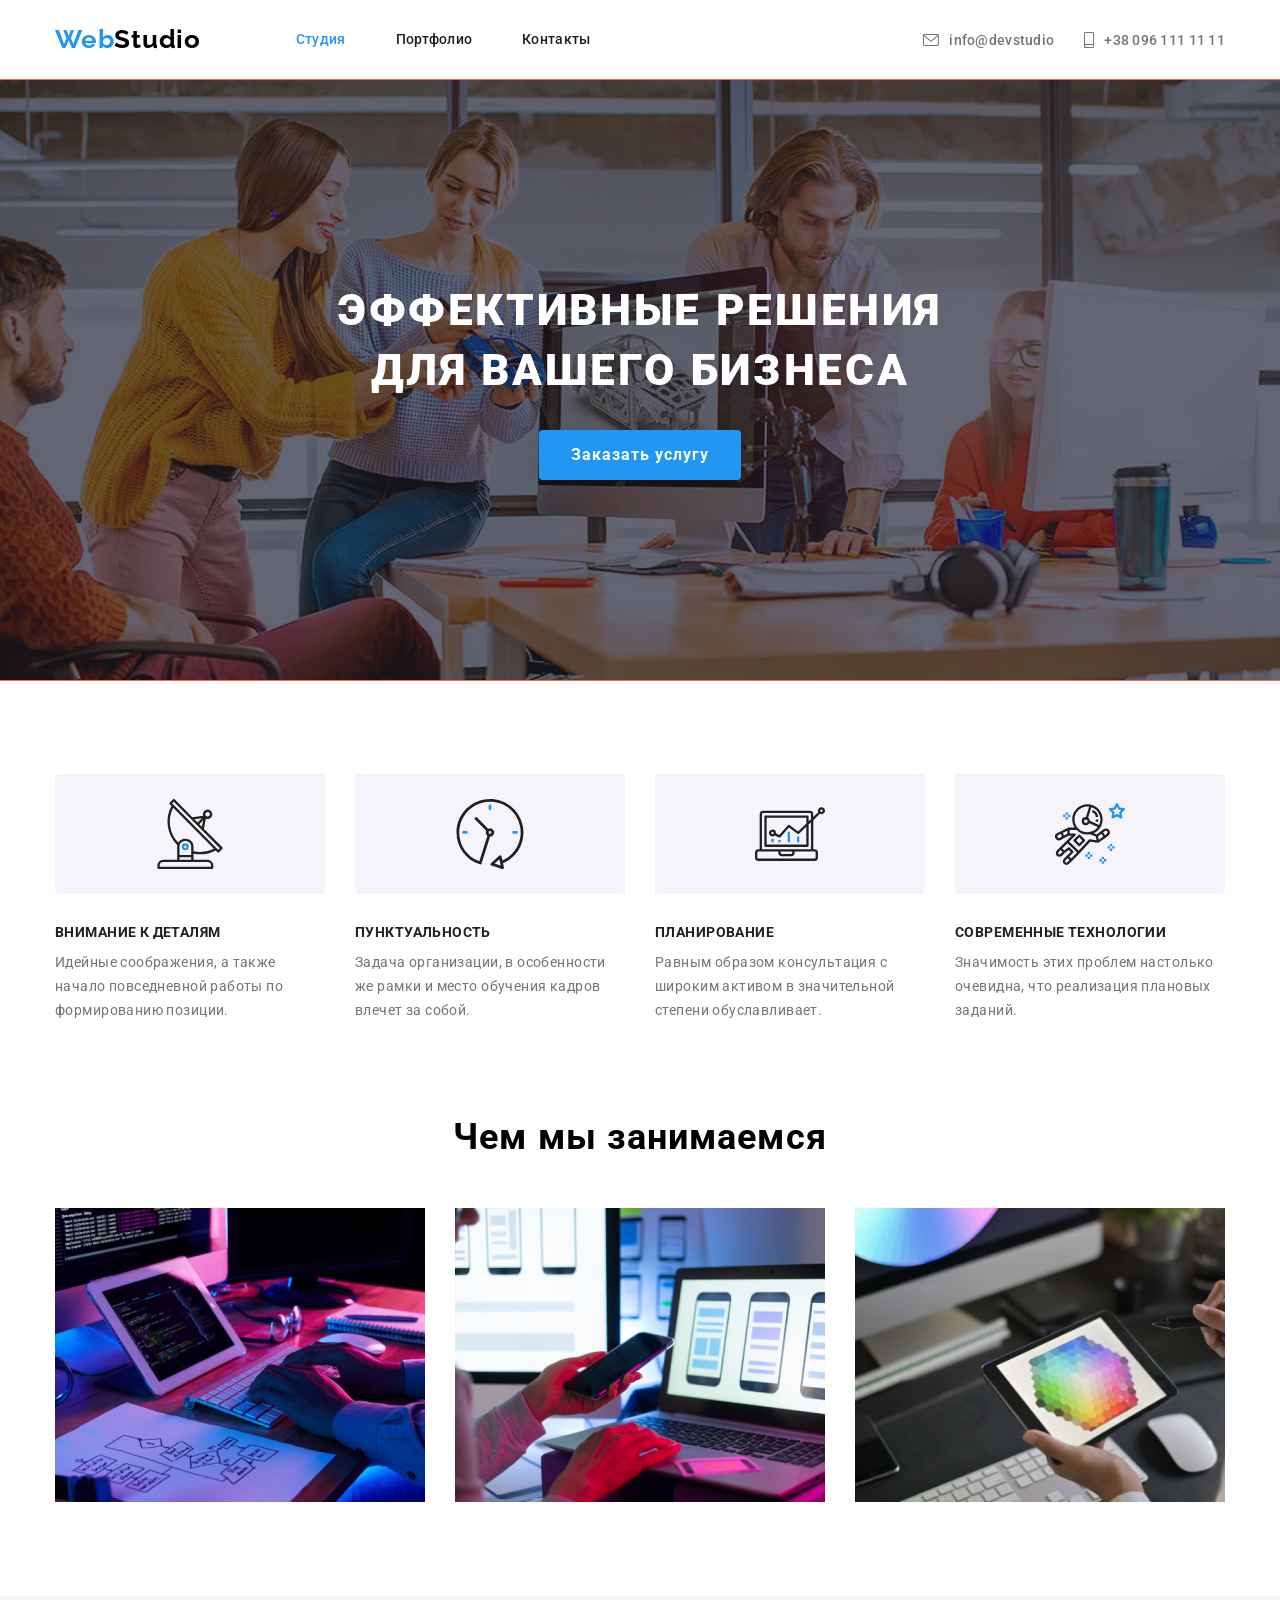
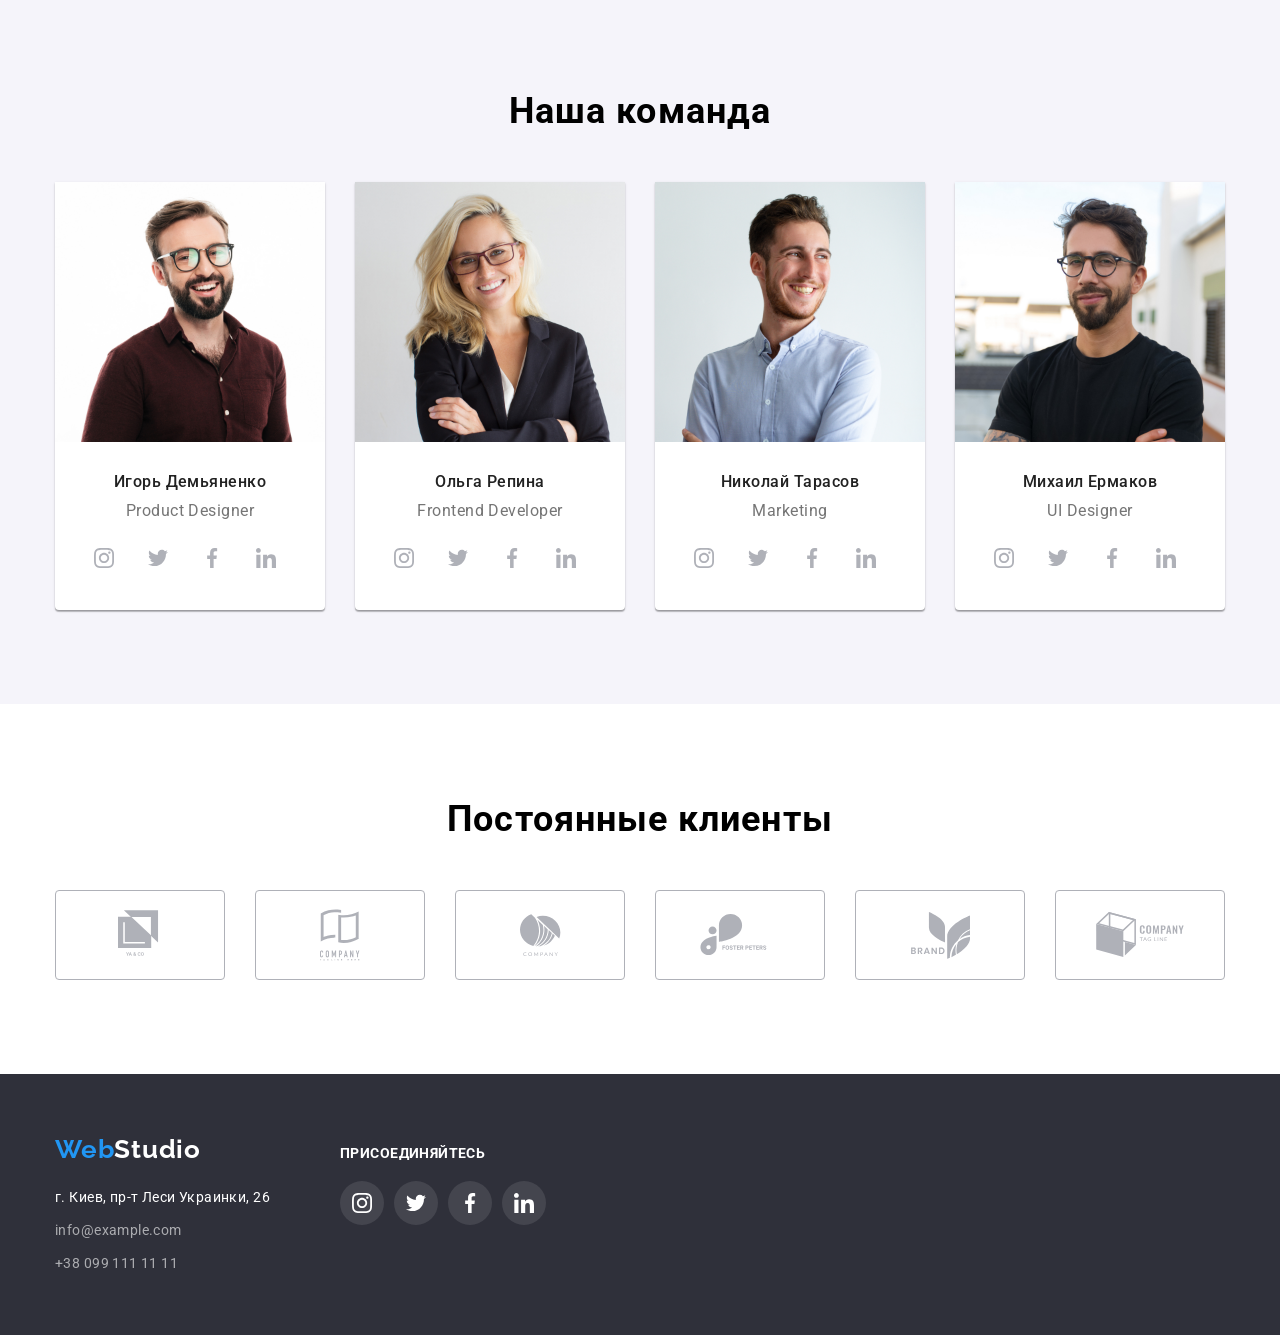
<file: index.html>
<!DOCTYPE html>
<html lang="ru">
<head>
    <meta charset="UTF-8">
    <meta name="viewport" content="width=device-width, initial-scale=1.0">
    <title>goit-markup-hw-04</title>
    <link rel="stylesheet" href="./css/modern-normalize.css">
    <link rel="preconnect" href="https://fonts.gstatic.com">
    <link href="https://fonts.googleapis.com/css2?family=Raleway:wght@700&family=Roboto:wght@400;500;700;900&display=swap" rel="stylesheet">
    <link rel="stylesheet" href="./css/styles.css" />
    <link rel="stylesheet" href="./css/variables.css">    
</head>
<body>
    <header class="page-header">
        <div class="container">
            
            <nav class="header-nav">
                <a href="./index.html" class="logo"><span class="web-color">Web</span>Studio</a>
                <ul class="header-links">                    
                    <li><a href="./index.html" class="header-link"> <span class="active-pg-name-color">Студия</span></a></li>                    
                    <li><a href="./portfolio.html" class="header-link">Портфолио</a>
                    </li>                    
                    <li><a href="" class="header-link">Контакты</a></li>
                </ul>

                <ul class="contacts-list">                 
                <li class="item">
                    <a href="mailto:info@devstudio.com" class="link">
                        <svg class="icon" width=16px height=12px>
                        <use href="./images/icons.svg#envelope" width=16px height=12px> 
                        </use> 
                        </svg>info@devstudio
                    </a>
                </li>

                <li class="item">
                    <a href="tel:+380961111111" class="link">
                        <svg class="icon" width=10px height=16px>
                        <use href="./images/icons.svg#smartphone" width=10px height=16px>
                        </use>                        
                        </svg>+38 096 111 11 11
                    </a>
                </li>
                </ul>
            </nav>                       
        </div>
    </header>
    <main>
        <section class="hero">            
                <div class="overlay">
                    <h1 class="h1-title">Эффективные решения <br> для вашего бизнеса</h1>
                    <button class="hero-button">Заказать услугу</button>
                </div>     
        </section>
        
        <section class="features-list">
            <div class="container">
                <h2 style="position: absolute; visibility: hidden;">Основные черты (характеристики)</h2>
                <!-- В окончательном варианте данную строку скрыть от просмотра! -->
                <ul class="features">
                    <li class="feature antenna">
                        <h3>Внимание к деталям</h3>
                        <p>Идейные соображения, а также начало повседневной работы по формированию позиции.</p>
                    </li>
                    <li class="feature clock">
                        <h3>Пунктуальность</h3>
                        <p>Задача организации, в особенности же рамки и место обучения кадров влечет за собой.</p>
                    </li>
                    <li class="feature diagram">
                        <h3>Планирование</h3>
                        <p>Равным образом консультация с широким активом в значительной степени обуславливает.</p>
                    </li>
                    <li class="feature astronaut">
                        <h3>Современные технологии</h3>
                        <p>Значимость этих проблем настолько очевидна, что реализация плановых заданий.</p>
                    </li>
                </ul>
            </div>
        </section>
        <section class="section">
            <div class="container">
                <h2>Чем мы занимаемся</h2>
                <ul class="photos">
                    <li class="item">
                        <img src="./images/box1.jpg" alt="Пишет код">
                    </li>
                    <li class="item">
                        <img src="./images/box2.jpg" alt="Ноутбук">
                    </li>
                    <li class="item">
                        <img src="./images/box3.jpg" alt="Работа с цветом">
                    </li>
                </ul>
            </div>            
        </section>
        <Section class="command">
            <div class="container">
                <h2>Наша команда</h2>
                <ul class="command-persons">
                    <li class="person">
                        <article class="card">
                            <div class="card-thumb">
                                <img src="./images/dem.jpg" width="270px" alt="Игорь Демьяненко">
                            </div>
                        </article>
                        <h3>Игорь Демьяненко</h3>
                        <p>Product Designer</p>
                        <ul class="social-icons-list">
                            <li class="list">
                                <a href="#" class="social-links">
                                    <svg class="social-icon" width=20px height=20px> 
                                        <use href="./images/icons.svg#instagram">
                                        </use>
                                    </svg>
                                </a>
                            </li>
                            
                            <li class="list">
                                <a href="#" class="social-links">
                                    <svg class="social-icon" width=20px height=20px>
                                        <use href="./images/icons.svg#twitter">
                                        </use>
                                    </svg>
                                </a>
                            </li>

                            <li class="list">
                                <a href="#" class="social-links">
                                    <svg class="social-icon" width=20px height=20px>
                                        <use href="./images/icons.svg#facebook">
                                        </use>
                                    </svg>
                                </a>
                            </li>

                            <li class="list">
                                <a href="#" class="social-links">
                                    <svg class="social-icon" width=20px height=20px>
                                        <use href="./images/icons.svg#linkedin">
                                        </use>
                                    </svg>
                                </a>
                            </li>
                        </ul>
                    </li>
                    
                    <li class="person">                        
                        <article class="card">
                            <div class="card-thumb">
                                <img src="./images/rep.jpg" width="270px" alt="Ольга Репина">
                            </div>
                        </article>                        
                        <h3>Ольга Репина</h3>
                        <p>Frontend Developer</p>
                        <ul class="social-icons-list">
                            <li class="list">
                                <a href="#" class="social-links">
                                    <svg class="social-icon" width=20px height=20px>
                                        <use href="./images/icons.svg#instagram">
                                        </use>
                                    </svg>
                                </a>
                            </li>
                        
                            <li class="list">
                                <a href="#" class="social-links">
                                    <svg class="social-icon" width=20px height=20px>
                                        <use href="./images/icons.svg#twitter">
                                        </use>
                                    </svg>
                                </a>
                            </li>
                        
                            <li class="list">
                                <a href="#" class="social-links">
                                    <svg class="social-icon" width=20px height=20px>
                                        <use href="./images/icons.svg#facebook">
                                        </use>
                                    </svg>
                                </a>
                            </li>
                        
                            <li class="list">
                                <a href="#" class="social-links">
                                    <svg class="social-icon" width=20px height=20px>
                                        <use href="./images/icons.svg#linkedin">
                                        </use>
                                    </svg>
                                </a>
                            </li>
                        </ul>
                        </li>
                   
                    <li class="person">                        
                        <article class="card">
                            <div class="card-thumb">
                                <img src="./images/tar.jpg" width="270px" alt="Николай Тарасов">
                            </div>
                        </article>
                        <h3>Николай Тарасов</h3>
                        <p>Marketing</p>
                        <ul class="social-icons-list">
                            <li class="list">
                                <a href="#" class="social-links">
                                    <svg class="social-icon" width=20px height=20px>
                                        <use href="./images/icons.svg#instagram">
                                        </use>
                                    </svg>
                                </a>
                            </li>
                        
                            <li class="list">
                                <a href="#" class="social-links">
                                    <svg class="social-icon" width=20px height=20px>
                                        <use href="./images/icons.svg#twitter">
                                        </use>
                                    </svg>
                                </a>
                            </li>
                        
                            <li class="list">
                                <a href="#" class="social-links">
                                    <svg class="social-icon" width=20px height=20px>
                                        <use href="./images/icons.svg#facebook">
                                        </use>
                                    </svg>
                                </a>
                            </li>
                        
                            <li class="list">
                                <a href="#" class="social-links">
                                    <svg class="social-icon" width=20px height=20px>
                                        <use href="./images/icons.svg#linkedin">
                                        </use>
                                    </svg>
                                </a>
                            </li>
                        </ul>
                        </li>
                    <li class="person">
                        <article class="card">
                            <div class="card-thumb">
                                <img src="./images/yerm.jpg" width="270px" alt="Михаил Ермаков">
                            </div>
                        </article>
                        <h3>Михаил Ермаков</h3>
                        <p>UI Designer</p>
                <ul class="social-icons-list">
                    <li class="list">
                        <a href="#" class="social-links">
                            <svg class="social-icon" width=20px height=20px>
                                <use href="./images/icons.svg#instagram">
                                </use>
                            </svg>
                        </a>
                    </li>
                
                    <li class="list">
                        <a href="#" class="social-links">
                            <svg class="social-icon" width=20px height=20px>
                                <use href="./images/icons.svg#twitter">
                                </use>
                            </svg>
                        </a>
                    </li>
                
                    <li class="list">
                        <a href="#" class="social-links">
                            <svg class="social-icon" width=20px height=20px>
                                <use href="./images/icons.svg#facebook">
                                </use>
                            </svg>
                        </a>
                    </li>
                
                    <li class="list">
                        <a href="#" class="social-links">
                            <svg class="social-icon" width=20px height=20px>
                                <use href="./images/icons.svg#linkedin">
                                </use>
                            </svg>
                        </a>
                    </li>
                </ul>
                </li>
                </ul>
            </div>
        </Section>

        <section class="clients">
            <div class="container">
                <h2>Постоянные клиенты</h2> 
                
                <ul class="clients-logos">
                    <li>
                        <a  href="#" class="clients-link">
                            <svg class="svg" width=44.27 height=49.23>
                                <use class="image" href="./images/icons.svg#logo1">
                                </use>
                            </svg>
                        </a>
                    </li>
                
                    <li>
                        <a href="#" class="clients-link">
                            <svg class="svg" width=40 height=52>
                                <use class="image" href="./images/icons.svg#logo2">
                                </use> 
                                
                            </svg>
                        </a>
                    </li>

                    <li>
                        <a href="#" class="clients-link">
                            <svg class="svg" width=41 height=42.6>
                                <use class="image" href="./images/icons.svg#logo3">
                                </use>
                                
                            </svg>
                        </a>
                    </li>

                    <li>
                        <a href="#" class="clients-link">
                            <svg class="svg" width=79.66 height=42.02>
                                <use class="image" href="./images/icons.svg#logo4">
                                </use>
                            </svg>
                        </a>
                    </li>

                    <li>
                        <a href="#" class="clients-link">
                            <svg class="svg" width=59 height=47>
                                <use class="image" href="./images/icons.svg#logo5">
                                </use>
                            </svg>
                        </a>
                    </li>

                    <li>
                        <a href="#" class="clients-link">
                            <svg class="svg" width=88.48 height=45.44>
                                <use class="image" href="./images/icons.svg#logo6">
                                </use>
                            </svg>
                        </a>
                    </li>
                </ul>
            </div>
        </section>
    </main>    
    <footer> 
        <div class="container">
            <ul class="footer-sections">
                <li>
                    <a href="./index.html" class="logo-foot"><span class="web-color">Web</span>Studio</a>
                    <h3 style="position: absolute; visibility: hidden;">Контакты</h3>
                    <!-- В окончательном варианте данную строку скрыть от просмотра!-->
                    <address>
                        <ul class="adress-text">
                            <li><a href="https://goo.gl/maps/aYshD57GHmabaSue6" target="_blank" class="adress"> г. Киев, пр-т Леси Украинки,
                                    26</a></li>
                            <li><a href="mailto:info@example.com" class="mail-tel-foot">info@example.com</a></li>
                            <li><a href="tel:+380991111111" class="mail-tel-foot">+38 099 111 11 11</a></li>
                        </ul>
                    </address>
                </li>
                <li>
                    <h3>присоединяйтесь</h3>
                    <ul class="social-icons-list-footer">
                        <li class="list">
                            <a href="#" class="social-links-footer">
                                <svg class="social-icon-footer" width=20px height=20px>
                                    <use href="./images/icons.svg#instagram">
                                    </use>
                                </svg>
                            </a>
                        </li>

                        <li class="list">
                            <a href="#" class="social-links-footer">
                                <svg class="social-icon-footer" width=20px height=20px>
                                    <use href="./images/icons.svg#twitter">
                                    </use>
                                </svg>
                            </a>
                        </li>

                        <li class="list">
                            <a href="#" class="social-links-footer">
                                <svg class="social-icon-footer" width=20px height=20px>
                                    <use href="./images/icons.svg#facebook">
                                    </use>
                                </svg>
                            </a>
                        </li>

                        <li class="list">
                            <a href="#" class="social-links-footer">
                                <svg class="social-icon-footer" width=20px height=20px>
                                    <use href="./images/icons.svg#linkedin">
                                    </use>
                                </svg>
                            </a>
                        </li>

                    </ul>
                </li>

            </ul>
                
        </div>
    </footer>
</body>
</html>
</file>
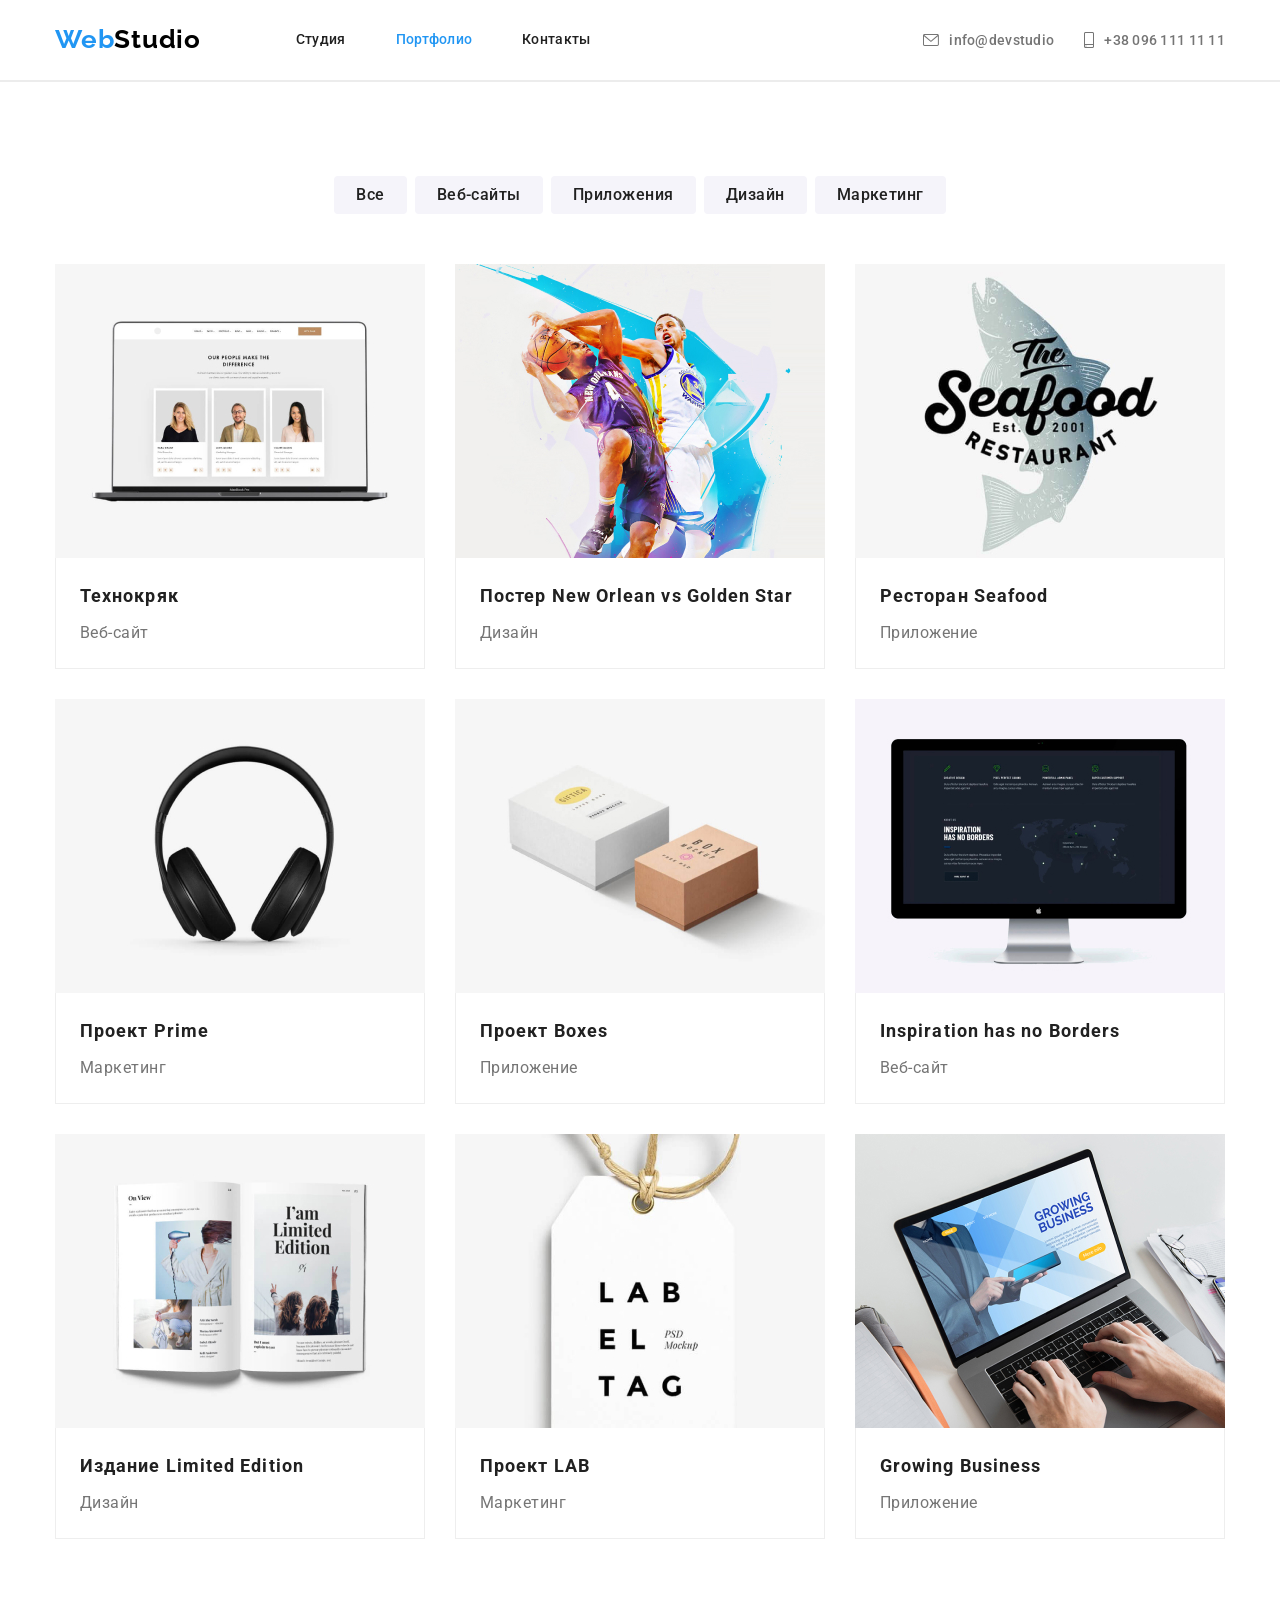
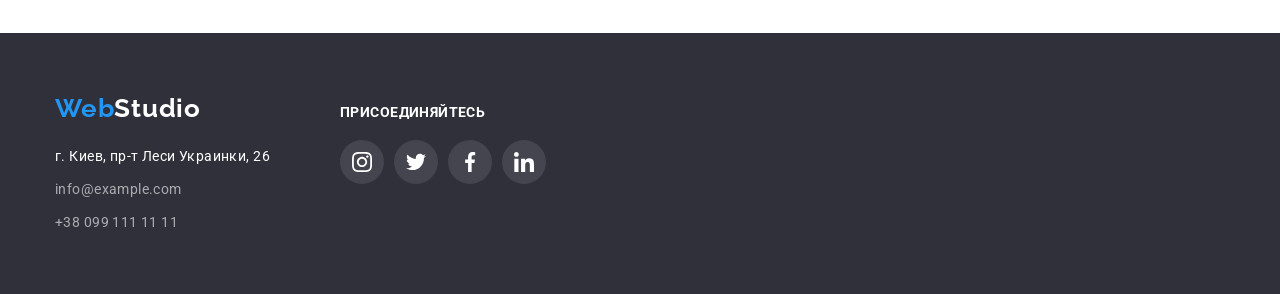
<file: portfolio.html>
<!DOCTYPE html>
<html lang="en">
<head>
    <meta charset="UTF-8">
    <meta http-equiv="X-UA-Compatible" content="IE=edge">
    <meta name="viewport" content="width=device-width, initial-scale=1.0">
    <title>Portfolio</title>
    <link rel="stylesheet" href="./css/modern-normalize.css">
    <link rel="preconnect" href="https://fonts.gstatic.com">
    <link href="https://fonts.googleapis.com/css2?family=Raleway:wght@700&family=Roboto:wght@400;500;700;900&display=swap" rel="stylesheet">
    <link rel="stylesheet" href="./css/styles.css" />
    <link rel="stylesheet" href="./css/variables.css">
</head>
<body>
    
    <header class="page-header">
        <div class="container">
            <nav class="header-nav">
                <a href="./index.html" class="logo"><span class="web-color">Web</span>Studio</a>
                <ul class="header-links">
                    <li><a href="./index.html" class="header-link">Студия</a></li>
                    <li><a href="./portfolio.html" class="header-link">
                            <span class="active-pg-name-color">Портфолио</span></a></li>
                    <li><a href="" class="header-link">Контакты</a></li>
                </ul>
    
                <ul class="contacts-list">
                    <li class="item">
                        <a href="mailto:info@devstudio.com" class="link">
                            <svg class="icon" width=16px height=12px>
                                <use href="./images/icons.svg#envelope" width=16px height=12px>
                                </use>
                            </svg>info@devstudio
                        </a>
                    </li>
                
                    <li class="item">
                        <a href="tel:+380961111111" class="link">
                            <svg class="icon" width=10px height=16px>
                                <use href="./images/icons.svg#smartphone" width=10px height=16px>
                                </use>
                            </svg>+38 096 111 11 11
                        </a>
                    </li>
                </ul>
            </nav>
        </div>
    </header>
        <hr>
    <main>
            <section class="portfolio-buttons-cards">
                <div class="container">
                    <h2 style="position: absolute; visibility: hidden;">Портфолио</h2>
                    <!-- В окончательном варианте данную строку скрыть от просмотра!-->
                    <ul class="btn-list">
                        <li><button class="portfolio-button">Все</button></li>
                        <li><button class="portfolio-button">Веб-сайты</button></li>
                        <li><button class="portfolio-button">Приложения</button></li>
                        <li><button class="portfolio-button">Дизайн</button></li>
                        <li><button class="portfolio-button">Маркетинг</button></li>
                    </ul>
                </div>

                <div class="container">
                    <ul class="cards">
                        <li class="crd">
                            <div class="card-thumb1">
                                <img src="./images/teccr.jpg" alt="Технокряк">
                            </div>
                            <div class="card-text">
                                <h3>Технокряк</h3>
                                <p>Веб-сайт</p>
                            </div>
                        </li>
                
                        <li class="crd">
                            <div class="card-thumb1">
                                <img src="./images/NewOrlean.jpg" alt="Постер New Orlean vs Golden Star">
                            </div>
                            <div class="card-text">
                                <h3>Постер New Orlean vs Golden Star</h3>
                                <p>Дизайн</p>
                            </div>
                
                        </li>
                
                        <li class="crd">
                            <div class="card-thumb1">
                                <img src="./images/Seafood.jpg" alt="Ресторан Seafood">
                            </div>
                            <div class="card-text">
                                <h3>Ресторан Seafood</h3>
                                <p>Приложение</p>
                            </div>
                        </li>
                
                        <li class="crd">
                            <div class="card-thumb1">
                                <img src="./images/Prime.jpg" alt="Проект Prime">
                            </div>
                            <div class="card-text">
                                <h3>Проект Prime</h3>
                                <p>Маркетинг</p>
                            </div>
                        </li>
                
                        <li class="crd">
                            <div class="card-thumb1">
                                <img src="./images/Boxes.jpg" alt="Проект Boxes">
                            </div>
                            <div class="card-text">
                                <h3>Проект Boxes</h3>
                                <p>Приложение</p>
                            </div>
                        </li>
                
                        <li class="crd">
                            <div class="card-thumb1">
                                <img src="./images/Inspiration_has_no_Borders.jpg" alt="Inspiration has no Borders">
                            </div>
                            <div class="card-text">
                                <h3>Inspiration has no Borders</h3>
                                <p>Веб-сайт</p>
                            </div>
                        </li>
                
                        <li class="crd">
                            <div class="card-thumb1">
                                <img src="./images/Limited_Edition.jpg" alt="Издание Limited Edition">
                            </div>
                            <div class="card-text">
                                <h3>Издание Limited Edition</h3>
                                <p>Дизайн</p>
                            </div>
                        </li>
                
                        <li class="crd">
                            <div class="card-thumb1">
                                <img src="./images/LAB.jpg" alt="Проект LAB">
                            </div>
                            <div class="card-text">
                                <h3>Проект LAB</h3>
                                <p>Маркетинг</p>
                            </div>
                        </li>
                
                        <li class="crd">
                            <div class="card-thumb1">
                                <img src="./images/Growing_Business.jpg" alt="Growing Business">
                            </div>
                            <div class="card-text">
                                <h3>Growing Business</h3>
                                <p>Приложение</p>
                            </div>
                        </li>
                    </ul>
                </div>
            </section>
            
    </main>
    <footer>
        <div class="container">
            <ul class="footer-sections">
                <li>
                    <a href="./index.html" class="logo-foot"><span class="web-color">Web</span>Studio</a>
                    <h3 style="position: absolute; visibility: hidden;">Контакты</h3>
                    <!-- В окончательном варианте данную строку скрыть от просмотра!-->
                    <address>
                        <ul class="adress-text">
                            <li><a href="https://goo.gl/maps/aYshD57GHmabaSue6" target="_blank" class="adress"> г. Киев,
                                    пр-т Леси Украинки,
                                    26</a></li>
                            <li><a href="mailto:info@example.com" class="mail-tel-foot">info@example.com</a></li>
                            <li><a href="tel:+380991111111" class="mail-tel-foot">+38 099 111 11 11</a></li>
                        </ul>
                    </address>
                </li>
                <li>
                    <h3>присоединяйтесь</h3>
                    <ul class="social-icons-list-footer">
                        <li class="list">
                            <a href="#" class="social-links-footer">
                                <svg class="social-icon-footer" width=20px height=20px>
                                    <use href="./images/icons.svg#instagram">
                                    </use>
                                </svg>
                            </a>
                        </li>
    
                        <li class="list">
                            <a href="#" class="social-links-footer">
                                <svg class="social-icon-footer" width=20px height=20px>
                                    <use href="./images/icons.svg#twitter">
                                    </use>
                                </svg>
                            </a>
                        </li>
    
                        <li class="list">
                            <a href="#" class="social-links-footer">
                                <svg class="social-icon-footer" width=20px height=20px>
                                    <use href="./images/icons.svg#facebook">
                                    </use>
                                </svg>
                            </a>
                        </li>
    
                        <li class="list">
                            <a href="#" class="social-links-footer">
                                <svg class="social-icon-footer" width=20px height=20px>
                                    <use href="./images/icons.svg#linkedin">
                                    </use>
                                </svg>
                            </a>
                        </li>
    
                    </ul>
                </li>
    
            </ul>
    
        </div>
    </footer>
</body>
</html>
</file>
<file: css/styles.css>
body {
  font-family: 'Roboto', sans-serif;
}

h1,
h3,
h4,
h5,
h6,
p,
ul {
  margin: 0;
  padding: 0;
}

h2 {
  margin-bottom: 50px;
  margin-top: 0px;
  font-weight: bold;
  font-size: 36px;
  line-height: 42px;
  text-align: center;
  letter-spacing: 0.03em;
}

section {
  padding: 94px 0px;
}

.container {
  margin-left: auto;
  margin-right: auto;
  width: 1200px;
  padding-left: 15px;
  padding-right: 15px;
}

/* Header */

.header-nav {
  padding-top: 24px;
  padding-bottom: 25px;
}

.logo {
  font-family: 'Raleway', sans-serif;
  color: black;
  font-weight: bold;
  font-size: 26px;
  line-height: 31px;
  letter-spacing: 0.03em;
  margin-right: 93px;
}

.web-color {
  color: var(--blue-text);
}

.active-pg-name-color {
  color: var(--blue-text);
}

.header-links li:not(:last-child) {
  margin-right: 50px;
}

.header-links li:last-child {
  margin-right: 331px;
}

.header-nav,
.contacts-list {
  display: flex;
  align-items: center;
}

.header-nav {
  justify-content: space-between;
  align-items: center;
}

.header-links {
  margin: 0;
  padding: 0;
  display: flex;
}
.header-link {
  color: var(--black-light-text);
  font-weight: 500;
  font-size: 14px;
  line-height: 16px;
  letter-spacing: 0.02em;
}

.header-link:hover,
.header-link:focus {
  color: var(--blue-text);
}

.header-link:active {
  color: red;
}

.link {
  font-family: Roboto;
  font-style: normal;
  font-weight: 500;
  font-size: 14px;
  line-height: 16px;
  letter-spacing: 0.02em;
  color: #757575;
  display: flex;
  align-items: center;
}

.link:hover,
.link:focus {
  color: var(--blue-text);
}

.icon {
  fill: currentColor;
  margin-right: 10px;
}

.contacts-list li:not(:last-child) {
  margin-right: 30px;
}

/* Hero  */

.hero {
  max-width: 1600px;
  margin-left: auto;
  margin-right: auto;
  background-color: var(--back-hero-footer-grey);
  text-align: center;
  padding: 0px;
}

.overlay {
  height: 600px;
  max-width: 1600px;
  margin-left: auto;
  margin-right: auto;
  padding-top: 200px;
  padding-bottom: 200px;
  outline: 1px solid tomato;
  background-image: linear-gradient(
      to right,
      rgba(47, 48, 58, 0.4),
      rgba(47, 48, 58, 0.4)
    ),
    url('../images/Overlay.jpg');
  background-size: cover;
  background-position: center;
  background-repeat: no-repeat;
}

.h1-title {
  color: var(--white-text);
  font-weight: 900;
  font-size: 44px;
  line-height: 60px;
  letter-spacing: 0.06em;
  text-transform: uppercase;
  margin-top: 0;
  margin-bottom: 30px;
}

.hero-button {
  border: none;
  color: var(--white-text);
  background-color: var(--blue-text);
  font-weight: bold;
  font-size: 16px;
  line-height: 30px;
  letter-spacing: 0.06em;
  cursor: pointer;
  box-shadow: 0px 4px 4px rgba(0, 0, 0, 0.15);
  border-radius: 4px;
  padding: 10px 32px;
}

/* Основные черты (характеристики) */

.features-list {
  padding-bottom: 0;
}

.features {
  display: flex;
  flex-wrap: wrap;
  margin-left: var(--margin-left-);
  margin-top: var(--margin-top-);
  /* outline: 1px solid tomato; */
}

.feature {
  flex-basis: calc(100% / 4 - 30px);
  margin-left: var(--margin-left);
  margin-top: var(--margin-top);
}

.feature::before {
  content: '';
  display: block;
  height: 120px;
  background-repeat: no-repeat;
  background-position: center;
  background-size: auto;
  background-color: #f5f4fa;
  border-radius: 4px;
  margin-bottom: 30px;
}

.antenna::before {
  background-image: url('../images/vector/antenna.svg');
}

.clock::before {
  background-image: url('../images/vector/clock.svg');
}

.diagram::before {
  background-image: url('../images/vector/diagram.svg');
}

.astronaut::before {
  background-image: url('../images/vector/astronaut.svg');
}

.feature h2 {
  color: var(--black-light-text);
  font-weight: bold;
  font-size: 36px;
  line-height: 42px;
  text-align: center;
  letter-spacing: 0.03em;
}

.features h3 {
  color: var(--black-light-text);
  font-weight: bold;
  font-size: 14px;
  line-height: 16px;
  letter-spacing: 0.03em;
  text-transform: uppercase;
  margin-bottom: 10px;
}

.features p {
  color: var(--grey-text);
  font-weight: normal;
  font-size: 14px;
  line-height: 24px;
  letter-spacing: 0.03em;
}

/* Чем мы занимаемся */

.photos {
  display: flex;
  /* outline: 1px solid tomato; */
  margin-left: var(--margin-left-);
  margin-top: var(--margin-top-);
}

.photos > .item {
  /* outline: 1px solid teal; */
  flex-basis: calc(100% / 3);
  margin-left: var(--margin-left);
  margin-top: var(--margin-top);
}

.item > img {
  display: block;
}

/* Наша комманда */

.command {
  background-color: var(--botton-portfolio-grey);
  margin-bottom: 0;
  padding: 94px 0px;
}

.command-persons {
  display: flex;
  flex-wrap: wrap;
  /* outline: 1px solid tomato; */
  margin-top: -30px;
  margin-left: -30px;
}

.person {
  flex-basis: calc(100% / 4 - 30px);
  /* outline: 1px solid teal; */
  margin-top: 30px;
  margin-left: 30px;
  background: #ffffff;
  box-shadow: 0px 1px 3px rgba(0, 0, 0, 0.12), 0px 1px 1px rgba(0, 0, 0, 0.14),
    0px 2px 1px rgba(0, 0, 0, 0.2);
  border-radius: 0px 0px 4px 4px;
}

.person h3 {
  color: var(--black-light-text);
  font-weight: 500;
  font-size: 16px;
  line-height: 19px;
  text-align: center;
  letter-spacing: 0.03em;
  margin-bottom: 10px;
}

.person p {
  color: var(--grey-text);
  font-weight: normal;
  font-size: 16px;
  line-height: 19px;
  text-align: center;
  letter-spacing: 0.03em;
  margin-bottom: 16px;
}

.card-thumb > img {
  margin-bottom: 30px;
  display: block;
}

.social-icons-list {
  display: inline-flex;
  width: 270px;
  align-items: center;
  justify-content: center;
  margin-bottom: 30px;
}

.social-links {
  width: 44px;
  height: 44px;
  border: none;
  border-radius: 50%;
  display: flex;
  justify-content: center;
  align-items: center;
  margin-right: 10px;
  color: #afb1b8;
}

.social-links:hover,
.social-links:focus {
  color: #ffffff;
  background-color: var(--blue-text);
}

.social-icon {
  fill: currentColor;
}

.social-icon:hover,
.social-icon:focus {
  fill: currentColor;
}

/* Наши клиенты */

.clients-logos {
  display: inline-flex;
  justify-content: center;
  align-items: center;
}

.clients-logos li:not(:last-child) {
  margin-right: 30px;
}

.svg {
  fill: currentColor;
}

.clients-link {
  width: 170px;
  height: 90px;
  display: flex;
  justify-content: center;
  align-items: center;
  color: #afb1b8;
  border: 1px solid #afb1b8;
  border-radius: 4px;
}

.clients-link:hover,
.clients-link:focus {
  color: var(--blue-text);
  border-color: var(--blue-text);
}

/* Footer */

footer {
  background-color: var(--back-hero-footer-grey);
  padding-bottom: 60px;
  padding-top: 60px;
}

.footer-sections {
  display: flex;
  align-items: baseline;
}

.footer-sections > li:last-child {
  padding-left: 70px;
}

.footer-sections h3 {
  font-weight: bold;
  font-size: 14px;
  line-height: 16px;
  letter-spacing: 0.03em;
  text-transform: uppercase;
  color: var(--white-text);
  margin-bottom: 20px;
}

.social-icons-list-footer {
  display: inline-flex;
  align-items: center;
  justify-content: center;
}

.social-links-footer {
  width: 44px;
  height: 44px;
  border: none;
  border-radius: 50%;
  display: flex;
  justify-content: center;
  align-items: center;
  margin-right: 10px;
  color: var(--white-text);
  background-color: rgba(255, 255, 255, 0.1);
}

.social-icon-footer {
  fill: currentColor;
}

.social-links-footer:hover,
.social-links-footer:focus {
  background-color: var(--blue-text);
}

footer address {
  margin-top: 20px;
}

.logo-foot {
  font-family: 'Raleway', sans-serif;
  color: var(--white-text);
  font-weight: bold;
  font-size: 26px;
  line-height: 31px;
  letter-spacing: 0.03em;
}

.adress-text a {
  font-weight: normal;
  font-size: 14px;
  line-height: 24px;
  letter-spacing: 0.03em;
}

.adress-text li:not(:last-child) {
  margin-bottom: 9px;
}

.adress {
  color: var(--white-text);
}

.mail-tel-foot {
  color: var(--grey-text-op60);
}

/* Portfolio page */

hr {
  border: 1px solid #ececec;
  margin: 0;
}

.btn-list {
  display: flex;
  justify-content: center;
  margin-bottom: 50px;
}

.btn-list > li:not(:last-child) {
  margin-right: 8px;
}

.portfolio-button {
  color: var(--black-light-text);
  border: none;
  padding: 6px 22px;
  background-color: var(--botton-portfolio-grey);
  font-weight: 500;
  font-size: 16px;
  line-height: 26px;
  text-align: center;
  letter-spacing: 0.03em;
  cursor: pointer;
  border-radius: 4px;
}

.portfolio-button:hover,
.portfolio-button:focus {
  border: none;
  color: var(--white-text);
  background-color: var(--blue-text);
  box-shadow: 0px 3px 1px rgba(0, 0, 0, 0.1), 0px 1px 2px rgba(0, 0, 0, 0.08),
    0px 2px 2px rgba(0, 0, 0, 0.12);
  border-radius: 4px;
}

.cards {
  /* outline: 1px solid tomato; */
  display: flex;
  flex-wrap: wrap;
  margin-left: var(--margin-left-);
  margin-top: var(--margin-top-);
}

.cards > .crd {
  /* outline: 1px solid teal; */
  flex-basis: calc(100% / 3 - 30px);
  margin-left: var(--margin-left);
  margin-top: var(--margin-top);
}

.cards > .crd:hover,
.cards > .crd:focus {
  box-shadow: 0px 1px 1px rgba(0, 0, 0, 0.12), 0px 4px 4px rgba(0, 0, 0, 0.06),
    1px 4px 6px rgba(0, 0, 0, 0.16);
}

.cards h3 {
  color: var(--black-light-text);
  font-weight: bold;
  font-size: 18px;
  line-height: 36px;
  letter-spacing: 0.06em;
}

.card-thumb1 {
  padding: 0;
  margin: 0;
}

.card-thumb1 > img {
  display: block;
}

.card-text {
  padding: 20px 24px;
}

.crd h3 {
  margin-bottom: 4px;
}

.cards p {
  color: var(--grey-text);
  font-weight: normal;
  font-size: 16px;
  line-height: 30px;
  letter-spacing: 0.03em;
}

.card-text {
  border-bottom: 1px solid #eeeeee;
  border-left: 1px solid #eeeeee;
  border-right: 1px solid #eeeeee;
}
</file>
<file: css/variables.css>
:root {
  --blue-text: rgba(33, 150, 243, 1);
  --black-text: rgba(0, 0, 0, 1);
  --black-light-text: rgba(33, 33, 33, 1);
  --grey-text: rgba(117, 117, 117, 1);
  --white-text: rgba(255, 255, 255, 1);
  --grey-text-op60: rgba(255, 255, 255, 0.6);

  --back-hero-footer-grey: rgba(47, 48, 58, 1);
  --botton-portfolio-grey: rgba(245, 244, 250, 1);

  --margin-left: 30px;
  --margin-top: 30px;
  --margin-left-: -30px;
  --margin-top-: -30px;
}
</file>
